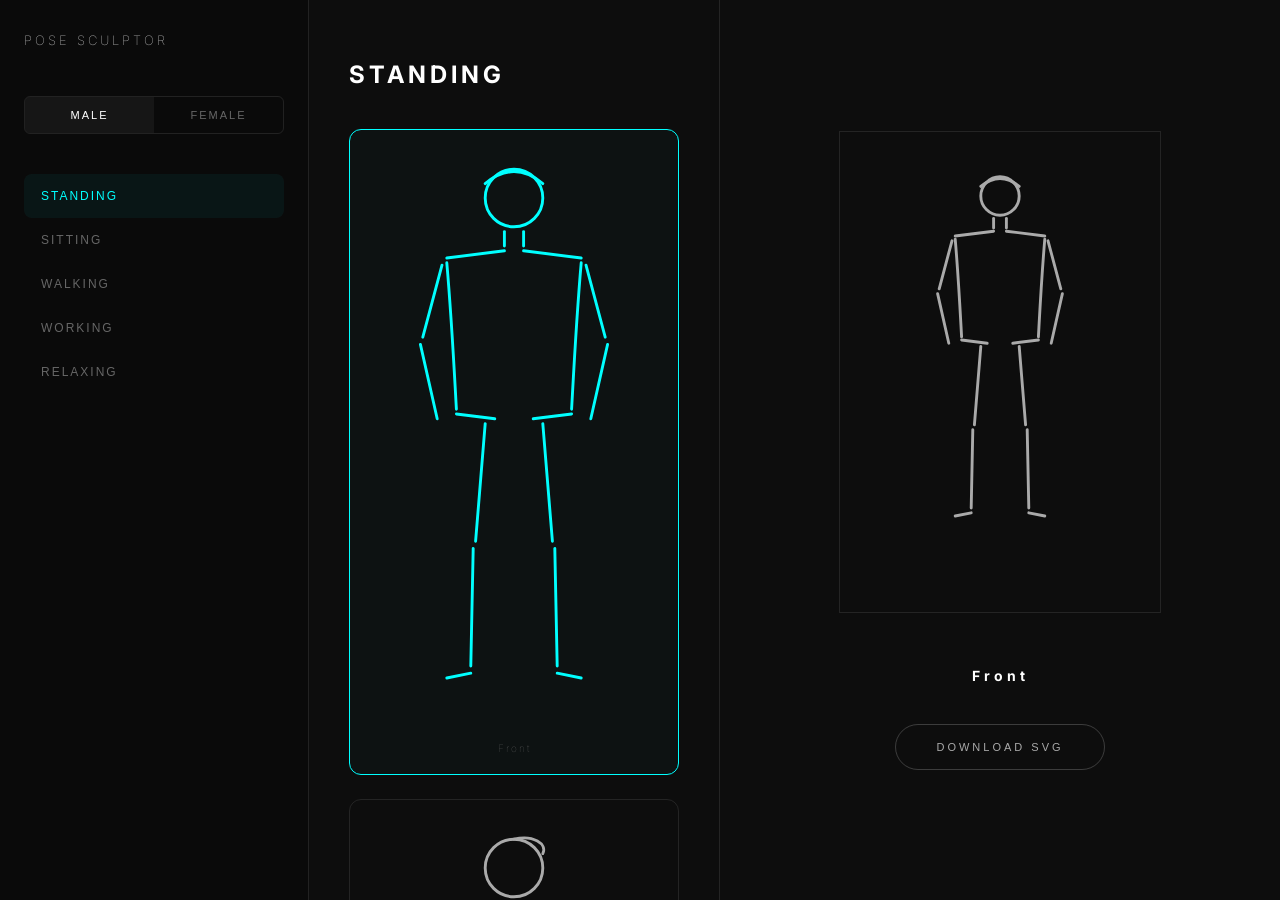
<file: index.html>
<!DOCTYPE html>
<html lang="ja">
<head>
    <meta charset="UTF-8">
    <title>Pose Sculptor</title>
    <link href="https://fonts.googleapis.com/css2?family=Inter:wght@100;200;300&display=swap" rel="stylesheet">
    <link rel="stylesheet" href="css/style.css">
</head>
<body>
    <nav class="sidebar">
        <div class="logo">Pose Sculptor</div>
        <div class="sex-toggle">
            <button class="sex-btn active" id="btn-male" onclick="setSex('MALE')">MALE</button>
            <button class="sex-btn" id="btn-female" onclick="setSex('FEMALE')">FEMALE</button>
        </div>
        <div id="category-list"></div>
    </nav>
    <main class="main-area">
        <div class="grid-area">
            <h2 class="category-title" id="category-title">Standing</h2>
            <div class="pose-grid" id="pose-grid"></div>
        </div>
        <aside class="preview-area">
            <div class="preview-svg-wrapper">
                <svg id="main-preview" viewBox="0 0 200 300"></svg>
            </div>
            <h3 class="preview-title" id="preview-title">Pose Name</h3>
            <button class="download-btn" onclick="downloadSVG()">Download SVG</button>
        </aside>
    </main>

    <script src="js/data.js"></script>
    <script src="js/main.js"></script>
</body>
</html>
</file>
<file: css/style.css>
:root {
    --bg: #0D0D0D;
    --text: #AAAAAA;
    --accent: #00FFFF;
    --border: rgba(170, 170, 170, 0.15);
}

body {
    margin: 0;
    background: var(--bg);
    color: var(--text);
    font-family: 'Inter', sans-serif;
    font-weight: 100;
    display: flex;
    height: 100vh;
    overflow: hidden;
}

.sidebar {
    width: 260px;
    border-right: 1px solid var(--border);
    display: flex;
    flex-direction: column;
    padding: 32px 24px;
    background: rgba(0, 0, 0, 0.2);
}

.logo {
    font-size: 13px;
    letter-spacing: 3px;
    margin-bottom: 48px;
    text-transform: uppercase;
    color: #fff;
}

.sex-toggle {
    display: flex;
    margin-bottom: 40px;
    border: 1px solid var(--border);
    border-radius: 6px;
    overflow: hidden;
}

.sex-btn {
    flex: 1;
    padding: 12px 0;
    background: transparent;
    color: #666;
    border: none;
    cursor: pointer;
    font-size: 11px;
    letter-spacing: 2px;
}

.sex-btn.active {
    background: rgba(255, 255, 255, 0.05);
    color: #fff;
}

.cat-btn {
    text-align: left;
    padding: 14px 16px;
    background: transparent;
    border: 1px solid transparent;
    color: #666;
    cursor: pointer;
    border-radius: 8px;
    font-size: 12px;
    letter-spacing: 2px;
    text-transform: uppercase;
    width: 100%;
}

.cat-btn.active {
    color: var(--accent);
    background: rgba(0, 255, 255, 0.05);
}

.main-area {
    flex: 1;
    display: flex;
    overflow: hidden;
}

.grid-area {
    flex: 1;
    padding: 40px;
    overflow-y: auto;
    border-right: 1px solid var(--border);
    scrollbar-width: none;
}

.grid-area::-webkit-scrollbar {
    display: none;
}

.category-title {
    font-size: 24px;
    margin-bottom: 40px;
    letter-spacing: 4px;
    text-transform: uppercase;
    color: #fff;
}

.pose-grid {
    display: grid;
    grid-template-columns: repeat(auto-fill, minmax(160px, 1fr));
    gap: 24px;
}

.pose-card {
    border: 1px solid var(--border);
    border-radius: 12px;
    padding: 20px;
    cursor: pointer;
    transition: 0.3s;
    display: flex;
    flex-direction: column;
    align-items: center;
}

.pose-card.active {
    border-color: var(--accent);
    background: rgba(0, 255, 255, 0.02);
}

.pose-card svg {
    width: 100%;
    height: auto;
    margin-bottom: 16px;
}

.pose-card span {
    font-size: 10px;
    letter-spacing: 2px;
    color: #666;
}

.preview-area {
    width: 480px;
    display: flex;
    flex-direction: column;
    align-items: center;
    justify-content: center;
    padding: 40px;
}

.preview-svg-wrapper {
    width: 100%;
    max-width: 320px;
    aspect-ratio: 2/3;
    position: relative;
    display: flex;
    align-items: center;
    justify-content: center;
    margin-bottom: 40px;
    border: 1px solid var(--border);
}

#main-preview {
    width: 100%;
    height: 100%;
}

.preview-title {
    font-size: 14px;
    letter-spacing: 4px;
    margin-bottom: 40px;
    color: #fff;
}

.download-btn {
    padding: 16px 40px;
    border: 1px solid rgba(170, 170, 170, 0.3);
    border-radius: 9999px;
    background: transparent;
    color: var(--text);
    cursor: pointer;
    font-size: 11px;
    letter-spacing: 3px;
    text-transform: uppercase;
}
</file>
